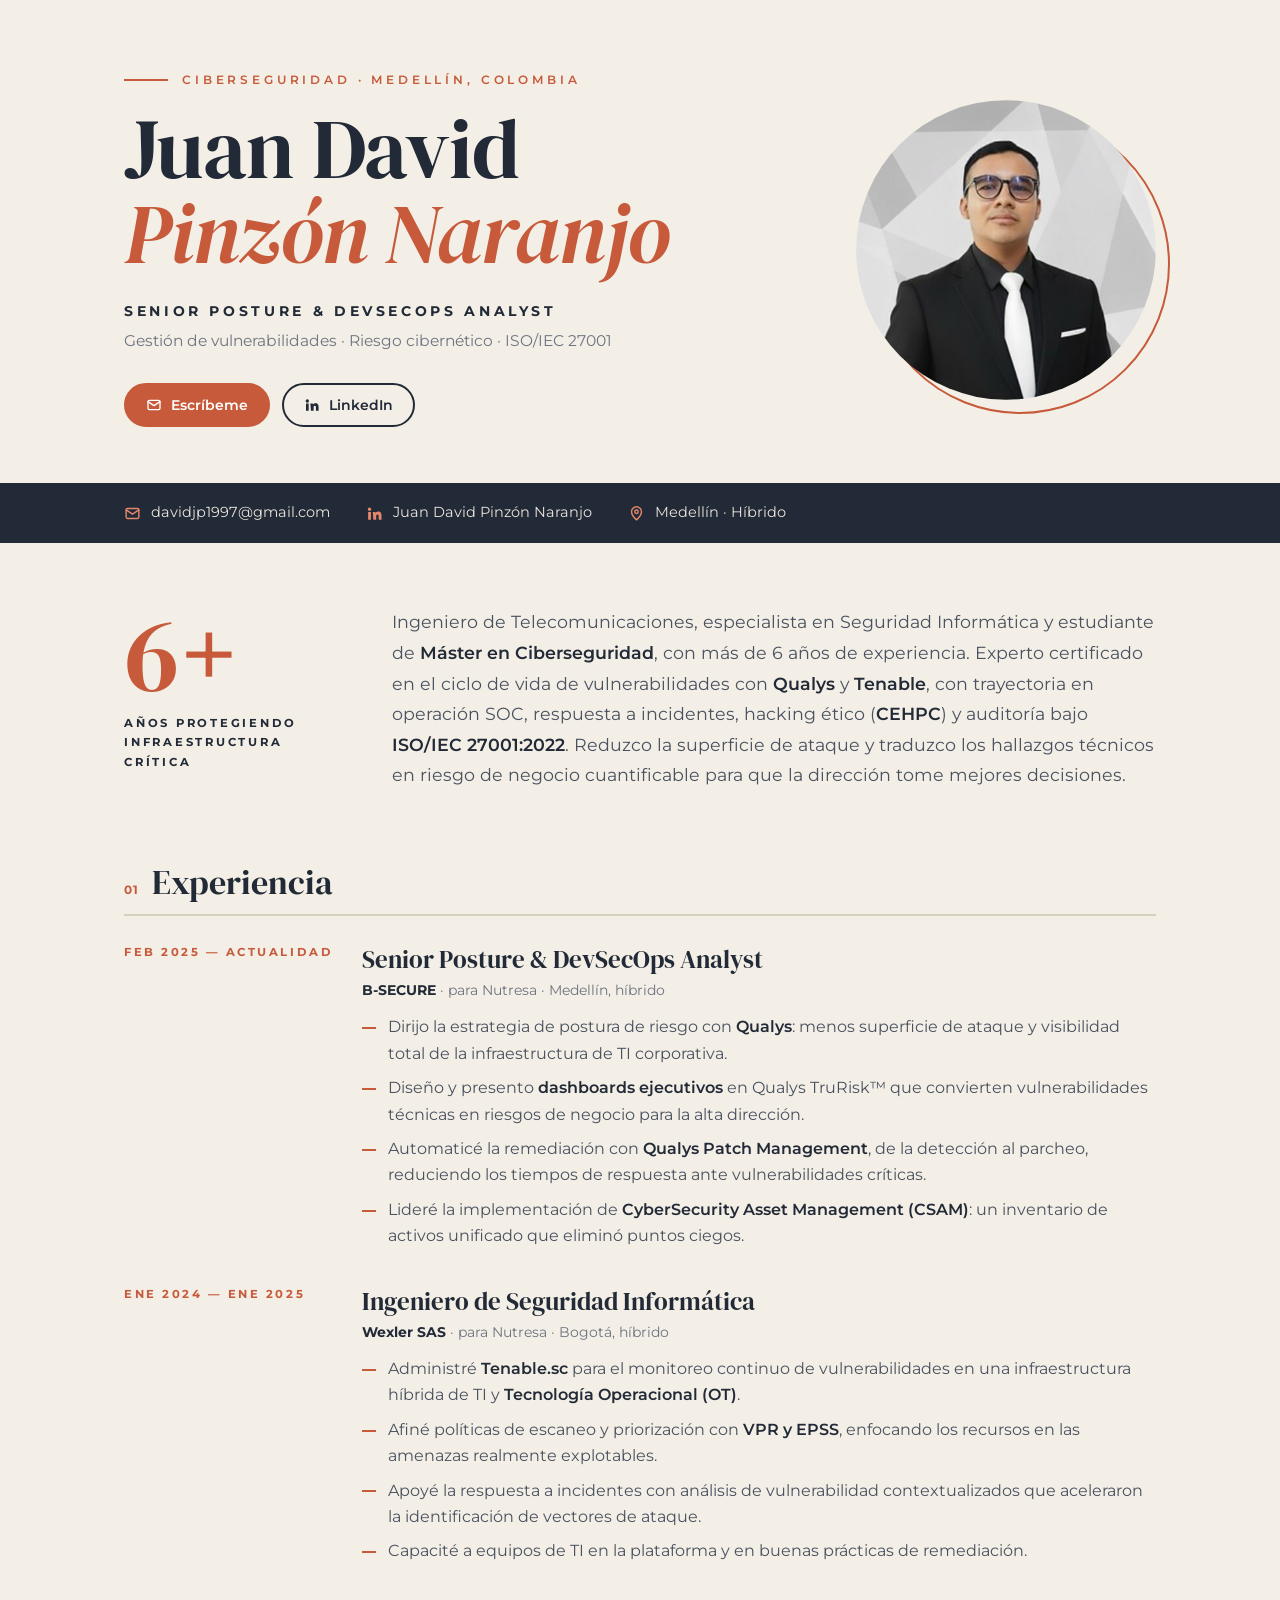
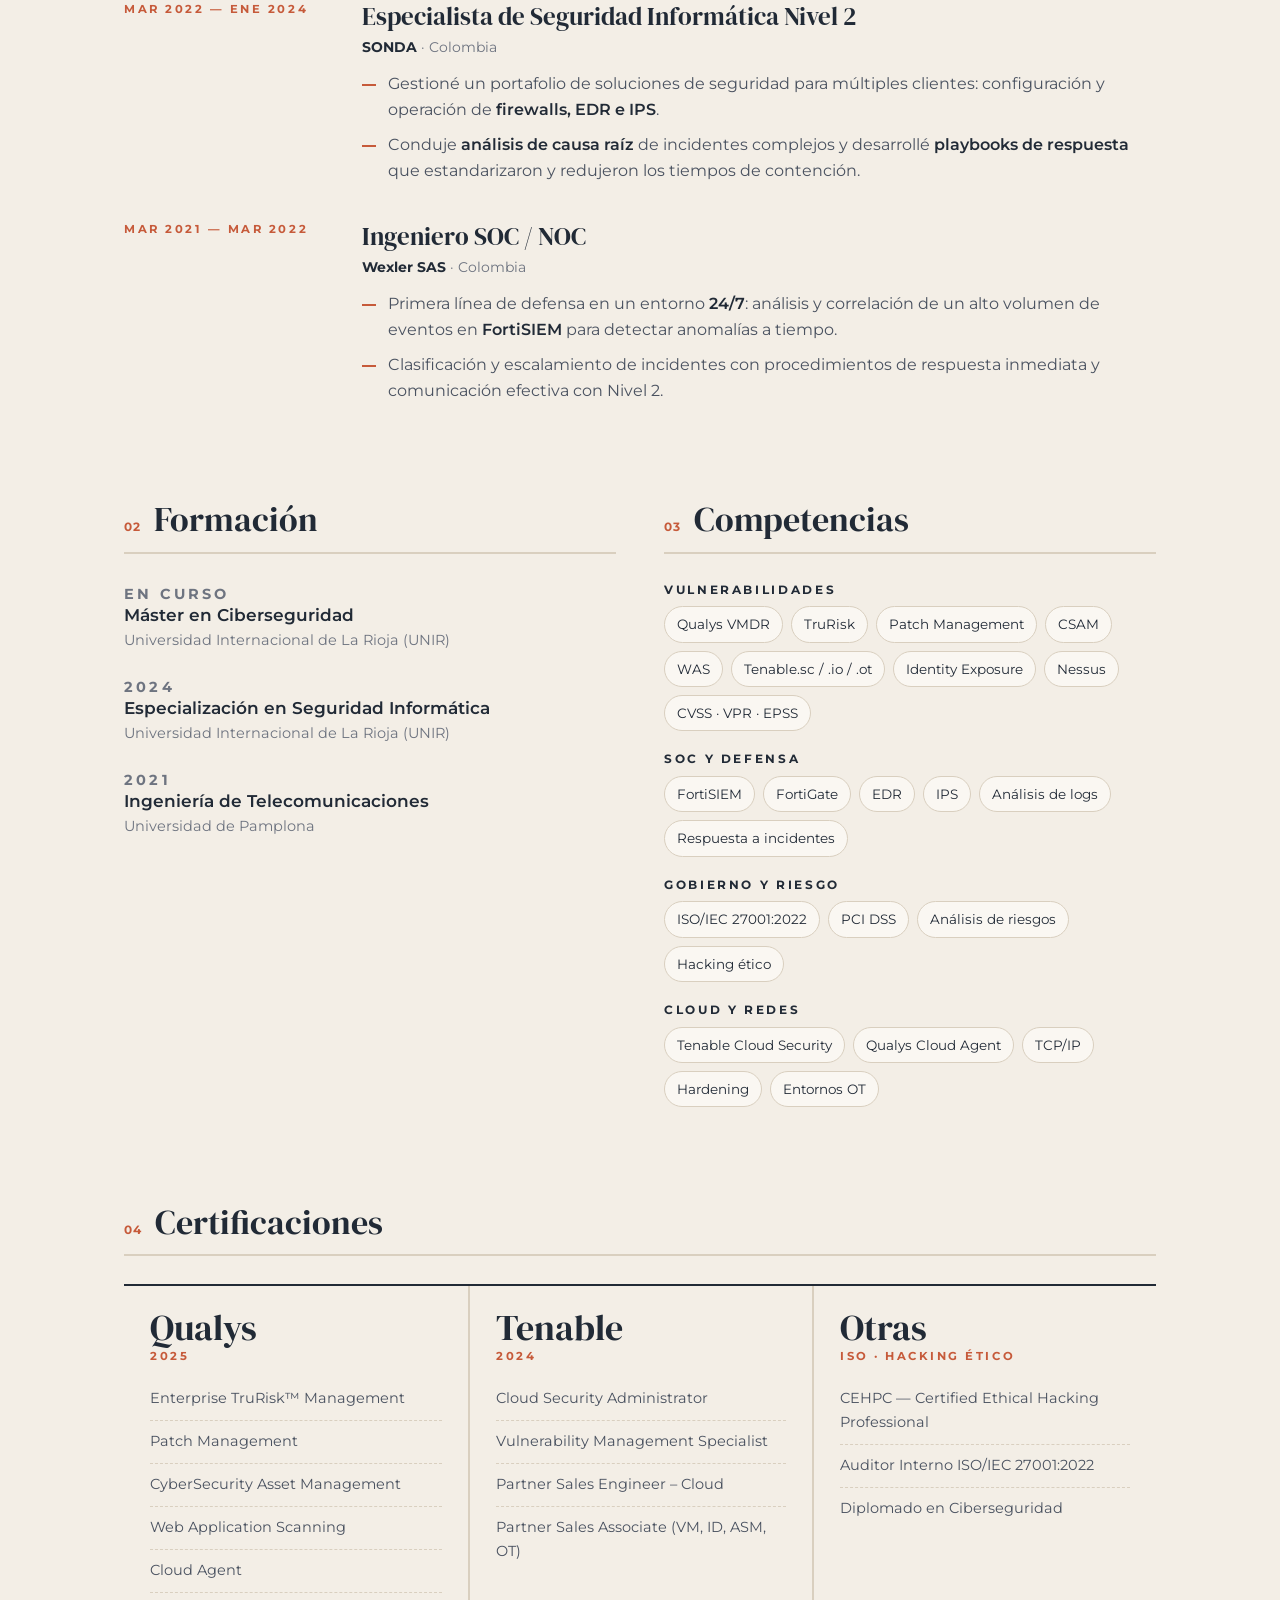
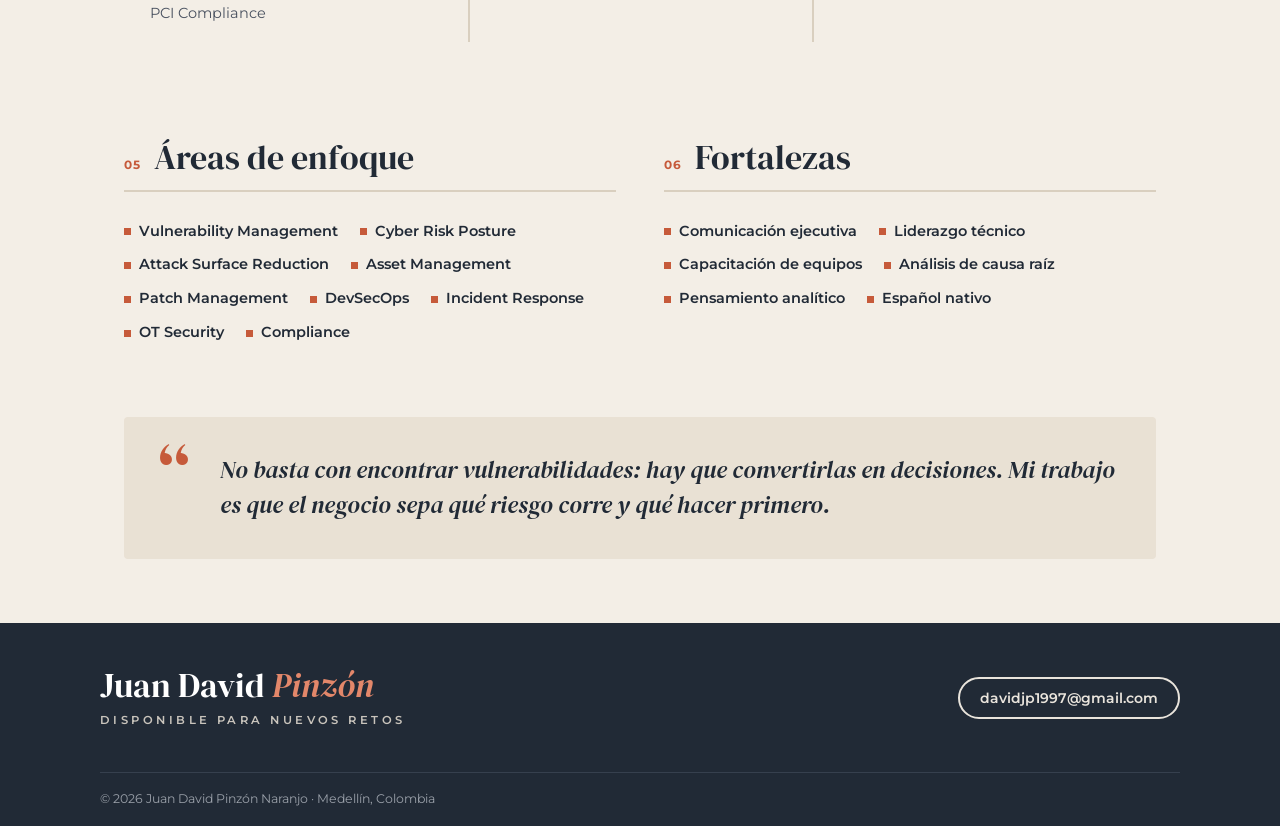
<file: index.html>
<!doctype html>
<html lang="es">
<head>
<meta charset="utf-8">
<meta name="viewport" content="width=device-width, initial-scale=1">
<meta http-equiv="Content-Security-Policy" content="default-src 'none'; style-src 'self'; font-src 'self'; img-src 'self'; base-uri 'none'; form-action 'none'; upgrade-insecure-requests">
<meta name="referrer" content="strict-origin-when-cross-origin">
<title>Juan David Pinzón Naranjo · Ciberseguridad</title>
<meta name="description" content="Senior Posture & DevSecOps Analyst en Medellín. Más de 6 años en gestión de vulnerabilidades con Qualys y Tenable, operación SOC, respuesta a incidentes e ISO/IEC 27001.">
<meta name="author" content="Juan David Pinzón Naranjo">
<link rel="canonical" href="https://jdpinzon1997.github.io/">
<meta property="og:type" content="profile">
<meta property="og:locale" content="es_CO">
<meta property="og:title" content="Juan David Pinzón Naranjo · Ciberseguridad">
<meta property="og:description" content="Senior Posture & DevSecOps Analyst · Gestión de vulnerabilidades, riesgo cibernético e ISO/IEC 27001.">
<meta property="og:url" content="https://jdpinzon1997.github.io/">
<meta property="og:image" content="https://jdpinzon1997.github.io/assets/og.jpg">
<meta property="og:image:width" content="1200">
<meta property="og:image:height" content="627">
<meta name="twitter:card" content="summary_large_image">
<meta name="theme-color" content="#212a36">
<link rel="icon" href="assets/favicon.svg" type="image/svg+xml">
<link rel="preload" href="assets/fonts/dm-serif-display-latin-400-normal.woff2" as="font" type="font/woff2" crossorigin>
<link rel="stylesheet" href="assets/styles.css">
</head>
<body>
<a class="skip" href="#contenido">Saltar al contenido</a>

<header class="hero">
  <div class="wrap hero-grid">
    <div>
      <p class="eyebrow">Ciberseguridad · Medellín, Colombia</p>
      <h1>Juan David <em>Pinzón Naranjo</em></h1>
      <p class="role">Senior Posture &amp; DevSecOps Analyst</p>
      <p class="focus">Gestión de vulnerabilidades · Riesgo cibernético · ISO/IEC 27001</p>
      <div class="actions">
        <a class="btn primary" href="mailto:davidjp1997@gmail.com">
          <svg viewBox="0 0 24 24" fill="none" stroke="currentColor" stroke-width="2" stroke-linecap="round" stroke-linejoin="round" aria-hidden="true"><rect x="3" y="5" width="18" height="14" rx="2"/><path d="m3 7 9 6 9-6"/></svg>
          Escríbeme
        </a>
        <a class="btn" href="https://www.linkedin.com/in/juan-david-pinz%C3%B3n-naranjo-0830061b0" rel="noopener noreferrer" target="_blank">
          <svg viewBox="0 0 24 24" fill="currentColor" aria-hidden="true"><path d="M4.98 3.5a2.5 2.5 0 1 1 0 5 2.5 2.5 0 0 1 0-5zM3 9.75h4v11H3zM9.5 9.75h3.8v1.5h.06c.53-1 1.83-2.06 3.77-2.06 4.03 0 4.77 2.65 4.77 6.1v5.46h-4v-4.84c0-1.16-.02-2.64-1.61-2.64-1.62 0-1.86 1.26-1.86 2.56v4.92h-4z"/></svg>
          LinkedIn
        </a>
      </div>
    </div>
    <div class="photo">
      <img src="assets/foto.jpg" width="480" height="480" alt="Fotografía de Juan David Pinzón Naranjo">
    </div>
  </div>
</header>

<div class="bar">
  <div class="wrap">
    <ul>
      <li><svg viewBox="0 0 24 24" fill="none" stroke="currentColor" stroke-width="2" stroke-linecap="round" stroke-linejoin="round" aria-hidden="true"><rect x="3" y="5" width="18" height="14" rx="2"/><path d="m3 7 9 6 9-6"/></svg><a href="mailto:davidjp1997@gmail.com">davidjp1997@gmail.com</a></li>
      <li><svg viewBox="0 0 24 24" fill="currentColor" aria-hidden="true"><path d="M4.98 3.5a2.5 2.5 0 1 1 0 5 2.5 2.5 0 0 1 0-5zM3 9.75h4v11H3zM9.5 9.75h3.8v1.5h.06c.53-1 1.83-2.06 3.77-2.06 4.03 0 4.77 2.65 4.77 6.1v5.46h-4v-4.84c0-1.16-.02-2.64-1.61-2.64-1.62 0-1.86 1.26-1.86 2.56v4.92h-4z"/></svg><a href="https://www.linkedin.com/in/juan-david-pinz%C3%B3n-naranjo-0830061b0" rel="noopener noreferrer" target="_blank">Juan David Pinzón Naranjo</a></li>
      <li><svg viewBox="0 0 24 24" fill="none" stroke="currentColor" stroke-width="2" stroke-linecap="round" stroke-linejoin="round" aria-hidden="true"><path d="M12 21s-7-6.2-7-11.5a7 7 0 0 1 14 0C19 14.8 12 21 12 21z"/><circle cx="12" cy="9.5" r="2.5"/></svg>Medellín · Híbrido</li>
    </ul>
  </div>
</div>

<main id="contenido" class="wrap">
  <section class="intro" aria-label="Perfil">
    <div>
      <div class="stat-n">6<span>+</span></div>
      <div class="stat-l">Años protegiendo infraestructura crítica</div>
    </div>
    <p>Ingeniero de Telecomunicaciones, especialista en Seguridad Informática y estudiante de <strong>Máster en Ciberseguridad</strong>, con más de 6 años de experiencia. Experto certificado en el ciclo de vida de vulnerabilidades con <strong>Qualys</strong> y <strong>Tenable</strong>, con trayectoria en operación SOC, respuesta a incidentes, hacking ético (<strong>CEHPC</strong>) y auditoría bajo <strong>ISO/IEC 27001:2022</strong>. Reduzco la superficie de ataque y traduzco los hallazgos técnicos en riesgo de negocio cuantificable para que la dirección tome mejores decisiones.</p>
  </section>

  <section class="block" aria-labelledby="exp">
    <h2 class="sec-title" id="exp"><small>01</small>Experiencia</h2>
    <div class="timeline">
      <article class="job">
        <p class="kicker">Feb 2025 — Actualidad</p>
        <div>
          <h3>Senior Posture &amp; DevSecOps Analyst</h3>
          <p class="org"><strong>B-SECURE</strong> · para Nutresa · Medellín, híbrido</p>
          <ul>
            <li>Dirijo la estrategia de postura de riesgo con <strong>Qualys</strong>: menos superficie de ataque y visibilidad total de la infraestructura de TI corporativa.</li>
            <li>Diseño y presento <strong>dashboards ejecutivos</strong> en Qualys TruRisk™ que convierten vulnerabilidades técnicas en riesgos de negocio para la alta dirección.</li>
            <li>Automaticé la remediación con <strong>Qualys Patch Management</strong>, de la detección al parcheo, reduciendo los tiempos de respuesta ante vulnerabilidades críticas.</li>
            <li>Lideré la implementación de <strong>CyberSecurity Asset Management (CSAM)</strong>: un inventario de activos unificado que eliminó puntos ciegos.</li>
          </ul>
        </div>
      </article>
      <article class="job">
        <p class="kicker">Ene 2024 — Ene 2025</p>
        <div>
          <h3>Ingeniero de Seguridad Informática</h3>
          <p class="org"><strong>Wexler SAS</strong> · para Nutresa · Bogotá, híbrido</p>
          <ul>
            <li>Administré <strong>Tenable.sc</strong> para el monitoreo continuo de vulnerabilidades en una infraestructura híbrida de TI y <strong>Tecnología Operacional (OT)</strong>.</li>
            <li>Afiné políticas de escaneo y priorización con <strong>VPR y EPSS</strong>, enfocando los recursos en las amenazas realmente explotables.</li>
            <li>Apoyé la respuesta a incidentes con análisis de vulnerabilidad contextualizados que aceleraron la identificación de vectores de ataque.</li>
            <li>Capacité a equipos de TI en la plataforma y en buenas prácticas de remediación.</li>
          </ul>
        </div>
      </article>
      <article class="job">
        <p class="kicker">Mar 2022 — Ene 2024</p>
        <div>
          <h3>Especialista de Seguridad Informática Nivel 2</h3>
          <p class="org"><strong>SONDA</strong> · Colombia</p>
          <ul>
            <li>Gestioné un portafolio de soluciones de seguridad para múltiples clientes: configuración y operación de <strong>firewalls, EDR e IPS</strong>.</li>
            <li>Conduje <strong>análisis de causa raíz</strong> de incidentes complejos y desarrollé <strong>playbooks de respuesta</strong> que estandarizaron y redujeron los tiempos de contención.</li>
          </ul>
        </div>
      </article>
      <article class="job">
        <p class="kicker">Mar 2021 — Mar 2022</p>
        <div>
          <h3>Ingeniero SOC / NOC</h3>
          <p class="org"><strong>Wexler SAS</strong> · Colombia</p>
          <ul>
            <li>Primera línea de defensa en un entorno <strong>24/7</strong>: análisis y correlación de un alto volumen de eventos en <strong>FortiSIEM</strong> para detectar anomalías a tiempo.</li>
            <li>Clasificación y escalamiento de incidentes con procedimientos de respuesta inmediata y comunicación efectiva con Nivel 2.</li>
          </ul>
        </div>
      </article>
    </div>
  </section>

  <section class="block two">
    <div aria-labelledby="edu">
      <h2 class="sec-title" id="edu"><small>02</small>Formación</h2>
      <div class="edu">
        <div><p class="kicker">En curso</p><h3>Máster en Ciberseguridad</h3><p>Universidad Internacional de La Rioja (UNIR)</p></div>
        <div><p class="kicker">2024</p><h3>Especialización en Seguridad Informática</h3><p>Universidad Internacional de La Rioja (UNIR)</p></div>
        <div><p class="kicker">2021</p><h3>Ingeniería de Telecomunicaciones</h3><p>Universidad de Pamplona</p></div>
      </div>
    </div>
    <div aria-labelledby="comp">
      <h2 class="sec-title" id="comp"><small>03</small>Competencias</h2>
      <div class="skills">
        <div><h3>Vulnerabilidades</h3><ul class="chips"><li>Qualys VMDR</li><li>TruRisk</li><li>Patch Management</li><li>CSAM</li><li>WAS</li><li>Tenable.sc / .io / .ot</li><li>Identity Exposure</li><li>Nessus</li><li>CVSS · VPR · EPSS</li></ul></div>
        <div><h3>SOC y defensa</h3><ul class="chips"><li>FortiSIEM</li><li>FortiGate</li><li>EDR</li><li>IPS</li><li>Análisis de logs</li><li>Respuesta a incidentes</li></ul></div>
        <div><h3>Gobierno y riesgo</h3><ul class="chips"><li>ISO/IEC 27001:2022</li><li>PCI DSS</li><li>Análisis de riesgos</li><li>Hacking ético</li></ul></div>
        <div><h3>Cloud y redes</h3><ul class="chips"><li>Tenable Cloud Security</li><li>Qualys Cloud Agent</li><li>TCP/IP</li><li>Hardening</li><li>Entornos OT</li></ul></div>
      </div>
    </div>
  </section>

  <section class="block" aria-labelledby="cert">
    <h2 class="sec-title" id="cert"><small>04</small>Certificaciones</h2>
    <div class="certs">
      <div class="cert"><h3>Qualys</h3><p class="kicker">2025</p><ul><li>Enterprise TruRisk™ Management</li><li>Patch Management</li><li>CyberSecurity Asset Management</li><li>Web Application Scanning</li><li>Cloud Agent</li><li>PCI Compliance</li></ul></div>
      <div class="cert"><h3>Tenable</h3><p class="kicker">2024</p><ul><li>Cloud Security Administrator</li><li>Vulnerability Management Specialist</li><li>Partner Sales Engineer – Cloud</li><li>Partner Sales Associate (VM, ID, ASM, OT)</li></ul></div>
      <div class="cert"><h3>Otras</h3><p class="kicker">ISO · Hacking ético</p><ul><li>CEHPC — Certified Ethical Hacking Professional</li><li>Auditor Interno ISO/IEC 27001:2022</li><li>Diplomado en Ciberseguridad</li></ul></div>
    </div>
  </section>

  <section class="block two">
    <div aria-labelledby="focus">
      <h2 class="sec-title" id="focus"><small>05</small>Áreas de enfoque</h2>
      <ul class="tags"><li>Vulnerability Management</li><li>Cyber Risk Posture</li><li>Attack Surface Reduction</li><li>Asset Management</li><li>Patch Management</li><li>DevSecOps</li><li>Incident Response</li><li>OT Security</li><li>Compliance</li></ul>
    </div>
    <div aria-labelledby="str">
      <h2 class="sec-title" id="str"><small>06</small>Fortalezas</h2>
      <ul class="tags"><li>Comunicación ejecutiva</li><li>Liderazgo técnico</li><li>Capacitación de equipos</li><li>Análisis de causa raíz</li><li>Pensamiento analítico</li><li>Español nativo</li></ul>
    </div>
  </section>

  <blockquote class="quote">
    <p>No basta con encontrar vulnerabilidades: hay que convertirlas en decisiones. Mi trabajo es que el negocio sepa qué riesgo corre y qué hacer primero.</p>
  </blockquote>
</main>

<footer>
  <div class="wrap foot">
    <div>
      <p class="foot-name">Juan David <em>Pinzón</em></p>
      <p class="foot-tag">Disponible para nuevos retos</p>
    </div>
    <a class="btn" href="mailto:davidjp1997@gmail.com">davidjp1997@gmail.com</a>
  </div>
  <div class="wrap legal">© 2026 Juan David Pinzón Naranjo · Medellín, Colombia</div>
</footer>
</body>
</html>
</file>
<file: assets/styles.css>
@font-face { font-family: "DM Serif Display"; font-style: normal; font-weight: 400; font-display: swap; src: url("fonts/dm-serif-display-latin-400-normal.woff2") format("woff2"); }
@font-face { font-family: "DM Serif Display"; font-style: italic; font-weight: 400; font-display: swap; src: url("fonts/dm-serif-display-latin-400-italic.woff2") format("woff2"); }
@font-face { font-family: "Montserrat"; font-style: normal; font-weight: 400; font-display: swap; src: url("fonts/montserrat-latin-400-normal.woff2") format("woff2"); }
@font-face { font-family: "Montserrat"; font-style: normal; font-weight: 500; font-display: swap; src: url("fonts/montserrat-latin-500-normal.woff2") format("woff2"); }
@font-face { font-family: "Montserrat"; font-style: normal; font-weight: 600; font-display: swap; src: url("fonts/montserrat-latin-600-normal.woff2") format("woff2"); }
@font-face { font-family: "Montserrat"; font-style: normal; font-weight: 700; font-display: swap; src: url("fonts/montserrat-latin-700-normal.woff2") format("woff2"); }

:root {
  --bg: #f3eee6;
  --bg-alt: #e9e1d4;
  --ink: #212a36;
  --ink-soft: #4a5260;
  --muted: #6e7480;
  --accent: #c65a3a;
  --accent-ink: #a8452a;
  --line: #d9cfbf;
  --card: #faf7f2;
  --serif: "DM Serif Display", Georgia, "Times New Roman", serif;
  --sans: "Montserrat", system-ui, -apple-system, "Segoe UI", Roboto, sans-serif;
  color-scheme: light;
}

*, *::before, *::after { box-sizing: border-box; }
html { scroll-behavior: smooth; -webkit-text-size-adjust: 100%; }
@media (prefers-reduced-motion: reduce) { html { scroll-behavior: auto; } }
body { margin: 0; background: var(--bg); color: var(--ink-soft); font: 400 16px/1.65 var(--sans); }
img { max-width: 100%; display: block; }
a { color: var(--accent-ink); text-underline-offset: 3px; }
a:focus-visible, .btn:focus-visible { outline: 3px solid var(--accent); outline-offset: 3px; border-radius: 4px; }
strong { color: var(--ink); font-weight: 600; }

.skip { position: absolute; left: -9999px; top: 0; background: var(--ink); color: #fff; padding: 10px 16px; z-index: 10; }
.skip:focus { left: 16px; top: 16px; }

.wrap { max-width: 1080px; margin: 0 auto; padding: 0 24px; }

.eyebrow { display: flex; align-items: center; gap: 14px; margin: 0 0 18px; color: var(--accent); font: 600 12px/1.4 var(--sans); letter-spacing: .32em; text-transform: uppercase; }
.eyebrow::before { content: ""; width: 44px; height: 2px; background: var(--accent); flex: none; }
.kicker { color: var(--accent); font: 700 11.5px/1.4 var(--sans); letter-spacing: .22em; text-transform: uppercase; margin: 0 0 4px; }

/* Header */
.hero { padding: 72px 0 56px; }
.hero-grid { display: grid; grid-template-columns: 1fr 300px; gap: 48px; align-items: center; }
.hero h1 { margin: 0; font: 400 clamp(46px, 7.5vw, 84px)/1 var(--serif); color: var(--ink); letter-spacing: -.01em; }
.hero h1 em { display: block; font-style: italic; color: var(--accent); }
.role { margin: 26px 0 6px; color: var(--ink); font: 700 14px/1.5 var(--sans); letter-spacing: .26em; text-transform: uppercase; }
.focus { margin: 0 0 30px; color: var(--muted); font-size: 15.5px; }
.actions { display: flex; flex-wrap: wrap; gap: 12px; }
.btn { display: inline-flex; align-items: center; gap: 9px; padding: 12px 20px; border-radius: 999px; font: 600 14px/1 var(--sans); text-decoration: none; border: 2px solid var(--ink); color: var(--ink); background: transparent; transition: background .15s, color .15s; }
.btn:hover { background: var(--ink); color: var(--bg); }
.btn.primary { background: var(--accent); border-color: var(--accent); color: #fff; }
.btn.primary:hover { background: var(--accent-ink); border-color: var(--accent-ink); }
.btn svg { width: 16px; height: 16px; flex: none; }

.photo { position: relative; justify-self: end; width: 100%; max-width: 300px; aspect-ratio: 1; }
.photo::before { content: ""; position: absolute; inset: 14px -14px -14px 14px; border: 2px solid var(--accent); border-radius: 50%; }
.photo img { position: relative; width: 100%; height: 100%; aspect-ratio: 1; object-fit: cover; transform: scale(1.04); clip-path: circle(48%); }

/* Contact bar */
.bar { background: var(--ink); color: #e9e4dc; }
.bar ul { list-style: none; margin: 0; padding: 18px 0; display: flex; flex-wrap: wrap; gap: 14px 36px; font-size: 14.5px; }
.bar li { display: flex; align-items: center; gap: 10px; }
.bar svg { width: 17px; height: 17px; color: #e3876a; flex: none; }
.bar a { color: inherit; text-decoration: none; }
.bar a:hover { text-decoration: underline; }

/* Intro */
.intro { display: grid; grid-template-columns: 220px 1fr; gap: 48px; padding: 64px 0 24px; align-items: start; }
.stat-n { font: 400 104px/0.9 var(--serif); color: var(--accent); }
.stat-n span { font-family: var(--sans); font-weight: 300; }
.stat-l { margin-top: 12px; color: var(--ink); font: 700 11.5px/1.7 var(--sans); letter-spacing: .24em; text-transform: uppercase; }
.intro p { margin: 0; font-size: 17.5px; line-height: 1.75; }

/* Sections */
section.block { padding: 48px 0; }
.sec-title { display: flex; align-items: baseline; gap: 12px; margin: 0 0 28px; padding-bottom: 12px; border-bottom: 2px solid var(--line); font: 400 34px/1.15 var(--serif); color: var(--ink); }
.sec-title small { color: var(--accent); font: 700 12px/1 var(--sans); letter-spacing: .12em; }

.timeline { display: grid; gap: 36px; }
.job { display: grid; grid-template-columns: 210px 1fr; gap: 28px; }
.job h3 { margin: 0; font: 400 25px/1.25 var(--serif); color: var(--ink); }
.org { margin: 4px 0 12px; font-size: 14px; color: var(--muted); }
.org strong { font-weight: 700; }
.job ul { margin: 0; padding: 0; list-style: none; display: grid; gap: 8px; }
.job li { position: relative; padding-left: 26px; }
.job li::before { content: ""; position: absolute; left: 0; top: .8em; width: 14px; height: 2px; background: var(--accent); }

.two { display: grid; grid-template-columns: 1fr 1fr; gap: 48px; }
.edu { display: grid; gap: 22px; }
.edu h3 { margin: 0; font: 600 17px/1.35 var(--sans); color: var(--ink); }
.edu p { margin: 2px 0 0; color: var(--muted); font-size: 14.5px; }

.skills { display: grid; gap: 20px; }
.skills h3 { margin: 0 0 8px; color: var(--ink); font: 700 12px/1.4 var(--sans); letter-spacing: .22em; text-transform: uppercase; }
.chips { display: flex; flex-wrap: wrap; gap: 8px; margin: 0; padding: 0; list-style: none; }
.chips li { padding: 6px 12px; border: 1px solid var(--line); border-radius: 999px; background: var(--card); font-size: 13.5px; color: var(--ink); }

.certs { display: grid; grid-template-columns: repeat(3, 1fr); border-top: 2px solid var(--ink); }
.cert { padding: 22px 26px 8px; }
.cert + .cert { border-left: 2px solid var(--line); }
.cert h3 { margin: 0; font: 400 36px/1.1 var(--serif); color: var(--ink); }
.cert ul { margin: 14px 0 0; padding: 0; list-style: none; }
.cert li { padding: 9px 0; border-bottom: 1px dashed var(--line); font-size: 14.5px; }
.cert li:last-child { border-bottom: 0; }

.tags { display: flex; flex-wrap: wrap; gap: 10px 22px; margin: 0; padding: 0; list-style: none; }
.tags li { display: flex; align-items: center; gap: 8px; color: var(--ink); font-weight: 600; font-size: 14.5px; }
.tags li::before { content: ""; width: 7px; height: 7px; background: var(--accent); flex: none; }

.quote { margin: 24px 0 0; padding: 36px 40px 36px 96px; background: var(--bg-alt); position: relative; border-radius: 4px; }
.quote::before { content: "\201C"; position: absolute; left: 34px; top: 18px; font: 400 76px/1 var(--serif); color: var(--accent); }
.quote p { margin: 0; font: italic 400 24px/1.45 var(--serif); color: var(--ink); }

/* Footer */
footer { margin-top: 64px; background: var(--ink); color: #c9c4bc; }
.foot { display: flex; flex-wrap: wrap; justify-content: space-between; align-items: center; gap: 24px; padding: 44px 0; }
.foot-name { margin: 0; font: 400 34px/1.1 var(--serif); color: #fff; }
.foot-name em { color: #e3876a; }
.foot-tag { margin: 8px 0 0; font: 600 11.5px/1.4 var(--sans); letter-spacing: .3em; text-transform: uppercase; }
.foot .btn { border-color: #e9e4dc; color: #e9e4dc; }
.foot .btn:hover { background: #e9e4dc; color: var(--ink); }
.legal { border-top: 1px solid #36404e; padding: 16px 0; font-size: 12.5px; color: #9aa0a9; }

/* Responsive */
@media (max-width: 860px) {
  .hero { padding: 40px 0 44px; }
  .hero-grid { grid-template-columns: 1fr; gap: 40px; }
  .photo { justify-self: start; max-width: 230px; order: -1; }
  .intro { grid-template-columns: 1fr; gap: 20px; padding-top: 44px; }
  .stat-n { font-size: 84px; }
  .job { grid-template-columns: 1fr; gap: 6px; }
  .two { grid-template-columns: 1fr; gap: 40px; }
  .certs { grid-template-columns: 1fr; }
  .cert { padding: 22px 0 8px; }
  .cert + .cert { border-left: 0; border-top: 2px solid var(--line); }
}
@media (max-width: 520px) {
  .wrap { padding: 0 16px; }
  .eyebrow { letter-spacing: .2em; font-size: 11px; }
  .role { letter-spacing: .16em; font-size: 12.5px; }
  .intro p { font-size: 16.5px; }
  .sec-title { font-size: 29px; }
  .quote { padding: 70px 22px 26px; }
  .quote::before { left: 20px; top: 14px; }
  .quote p { font-size: 20px; }
  .btn { padding: 11px 16px; }
}

@media print {
  .actions, .skip, .foot .btn { display: none; }
  body { background: #fff; }
}
</file>
